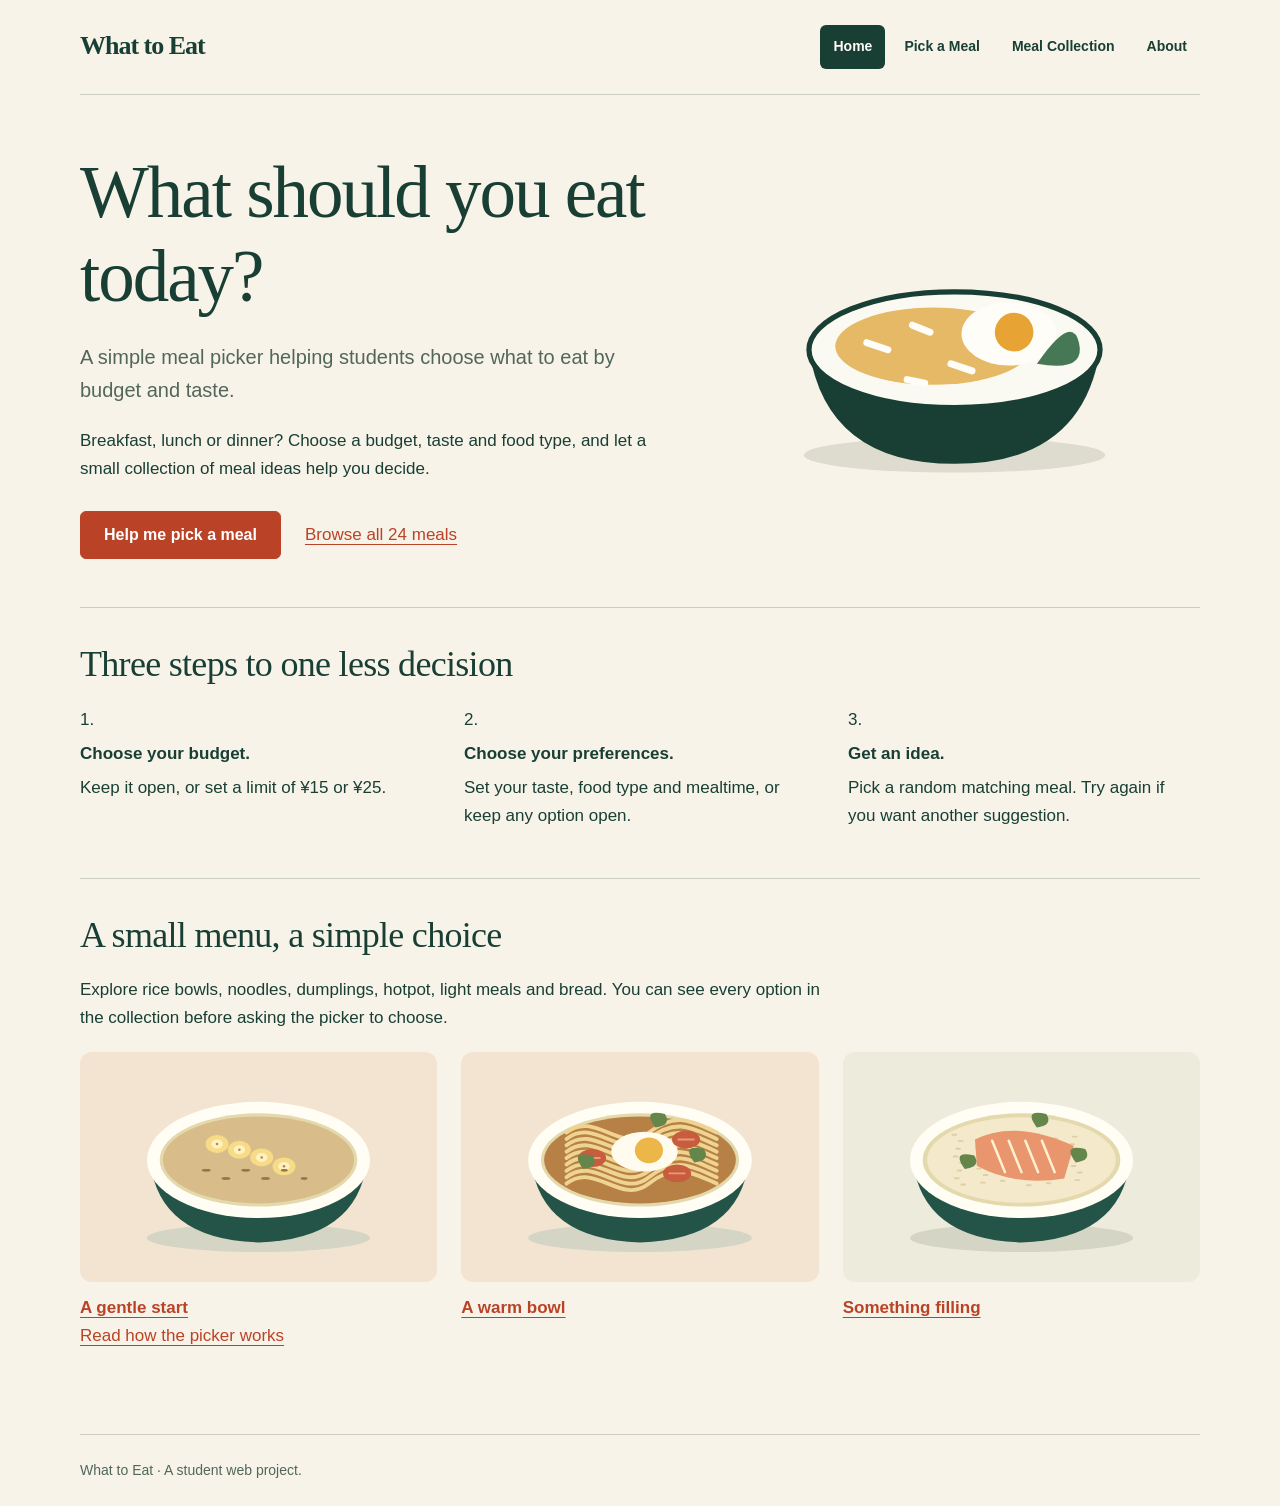
<file: index.html>
<!DOCTYPE html>
<html lang="en">
<head>
  <meta charset="UTF-8">
  <meta name="viewport" content="width=device-width, initial-scale=1.0">
  <meta name="description" content="A simple meal picker helping students choose what to eat by budget and taste.">
  <title>What to Eat | Meal ideas for students</title>
  <link rel="stylesheet" href="style.css">
  <link rel="icon" href="favicon-32.png" type="image/png" sizes="32x32">
  <link rel="apple-touch-icon" href="apple-touch-icon.png">
  <meta property="og:title" content="What to Eat">
  <meta property="og:description" content="A simple meal picker helping students choose what to eat by budget and taste.">
  <meta property="og:type" content="website">
  <meta name="twitter:card" content="summary_large_image">
  <meta property="og:url" content="https://fuiui.github.io/meal-picker/">
  <meta property="og:image" content="https://fuiui.github.io/meal-picker/images/og-image.jpg">
</head>
<body class="home">
  <a href="#main-content">Skip to main content</a>
  <header>
    <p><strong>What to Eat</strong></p>
    <nav aria-label="Main navigation"><ul>
      <li><a href="index.html" aria-current="page">Home</a></li>
      <li><a href="pick.html">Pick a Meal</a></li>
      <li><a href="meals.html">Meal Collection</a></li>
      <li><a href="about.html">About</a></li>
    </ul></nav>
  </header>
  <main id="main-content" tabindex="-1">
    <section class="hero" aria-labelledby="home-heading">
      <div>
        <h1 id="home-heading">What should you eat today?</h1>
        <p class="intro">A simple meal picker helping students choose what to eat by budget and taste.</p>
        <p>Breakfast, lunch or dinner? Choose a budget, taste and food type, and let a small collection of meal ideas help you decide.</p>
        <div class="actions"><a class="button" href="pick.html">Help me pick a meal</a><a href="meals.html">Browse all 24 meals</a></div>
      </div>
      <img src="images/rice.svg" width="560" height="360" alt="A simple illustration of a rice bowl with egg and vegetables.">
    </section>
    <section aria-labelledby="steps-heading">
      <h2 id="steps-heading">Three steps to one less decision</h2>
      <ol>
        <li><strong>Choose your budget.</strong> Keep it open, or set a limit of ¥15 or ¥25.</li>
        <li><strong>Choose your preferences.</strong> Set your taste, food type and mealtime, or keep any option open.</li>
        <li><strong>Get an idea.</strong> Pick a random matching meal. Try again if you want another suggestion.</li>
      </ol>
    </section>
    <section aria-labelledby="expect-heading">
      <h2 id="expect-heading">A small menu, a simple choice</h2>
      <p>Explore rice bowls, noodles, dumplings, hotpot, light meals and bread. You can see every option in the collection before asking the picker to choose.</p>
      <div class="meal-preview">
        <a href="meals.html"><img src="images/meals/oatmeal.svg" width="560" height="360" alt="Illustration of banana oatmeal.">A gentle start</a>
        <a href="meals.html"><img src="images/meals/tomato-noodles.svg" width="560" height="360" alt="Illustration of tomato egg noodles.">A warm bowl</a>
        <a href="meals.html"><img src="images/meals/salmon-rice.svg" width="560" height="360" alt="Illustration of salmon rice.">Something filling</a>
      </div>
      <p><a href="about.html">Read how the picker works</a></p>
    </section>
  </main>
  <footer><p>What to Eat · A student web project.</p></footer>
</body>
</html>
</file>
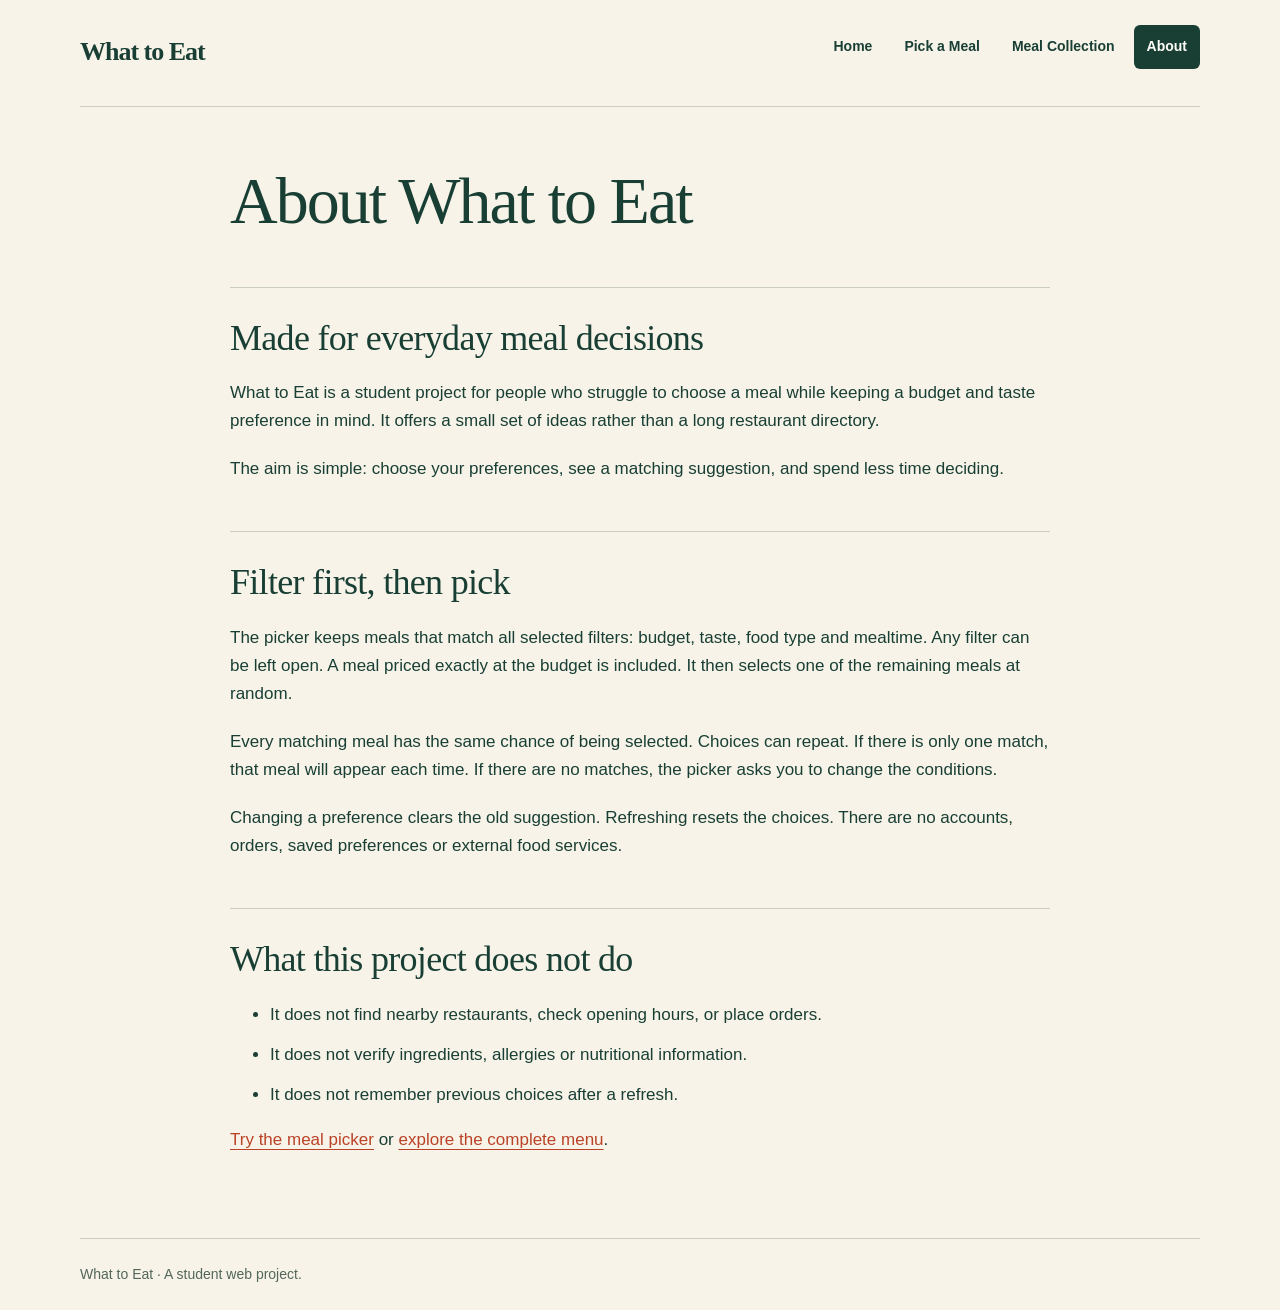
<file: about.html>
<!DOCTYPE html>
<html lang="en">
<head>
  <meta charset="UTF-8">
  <meta name="viewport" content="width=device-width, initial-scale=1.0">
  <meta name="description" content="Learn who What to Eat is for and how its meal suggestions are selected.">
  <title>About | What to Eat</title>
  <link rel="stylesheet" href="style.css">
  <link rel="icon" href="favicon-32.png" type="image/png" sizes="32x32">
  <link rel="apple-touch-icon" href="apple-touch-icon.png">
  <meta property="og:title" content="About | What to Eat">
  <meta property="og:description" content="Learn who What to Eat is for and how the meal picker works.">
  <meta property="og:type" content="website">
  <meta name="twitter:card" content="summary_large_image">
  <meta property="og:url" content="https://fuiui.github.io/meal-picker/about.html">
  <meta property="og:image" content="https://fuiui.github.io/meal-picker/images/og-image.jpg">
</head>
<body class="about">
  <a href="#main-content">Skip to main content</a>
  <header>
    <p><strong>What to Eat</strong></p>
    <nav aria-label="Main navigation"><ul>
      <li><a href="index.html">Home</a></li>
      <li><a href="pick.html">Pick a Meal</a></li>
      <li><a href="meals.html">Meal Collection</a></li>
      <li><a href="about.html" aria-current="page">About</a></li>
    </ul></nav>
  </header>
  <main id="main-content" tabindex="-1">
    <h1>About What to Eat</h1>
    <section aria-labelledby="audience-heading">
      <h2 id="audience-heading">Made for everyday meal decisions</h2>
      <p>What to Eat is a student project for people who struggle to choose a meal while keeping a budget and taste preference in mind. It offers a small set of ideas rather than a long restaurant directory.</p>
      <p>The aim is simple: choose your preferences, see a matching suggestion, and spend less time deciding.</p>
    </section>
    <section aria-labelledby="method-heading">
      <h2 id="method-heading">Filter first, then pick</h2>
      <p>The picker keeps meals that match all selected filters: budget, taste, food type and mealtime. Any filter can be left open. A meal priced exactly at the budget is included. It then selects one of the remaining meals at random.</p>
      <p>Every matching meal has the same chance of being selected. Choices can repeat. If there is only one match, that meal will appear each time. If there are no matches, the picker asks you to change the conditions.</p>
      <p>Changing a preference clears the old suggestion. Refreshing resets the choices. There are no accounts, orders, saved preferences or external food services.</p>
    </section>
    <section aria-labelledby="limits-heading">
      <h2 id="limits-heading">What this project does not do</h2>
      <ul>
        <li>It does not find nearby restaurants, check opening hours, or place orders.</li>
        <li>It does not verify ingredients, allergies or nutritional information.</li>
        <li>It does not remember previous choices after a refresh.</li>
      </ul>
      <p><a href="pick.html">Try the meal picker</a> or <a href="meals.html">explore the complete menu</a>.</p>
    </section>
  </main>
  <footer><p>What to Eat · A student web project.</p></footer>
</body>
</html>
</file>
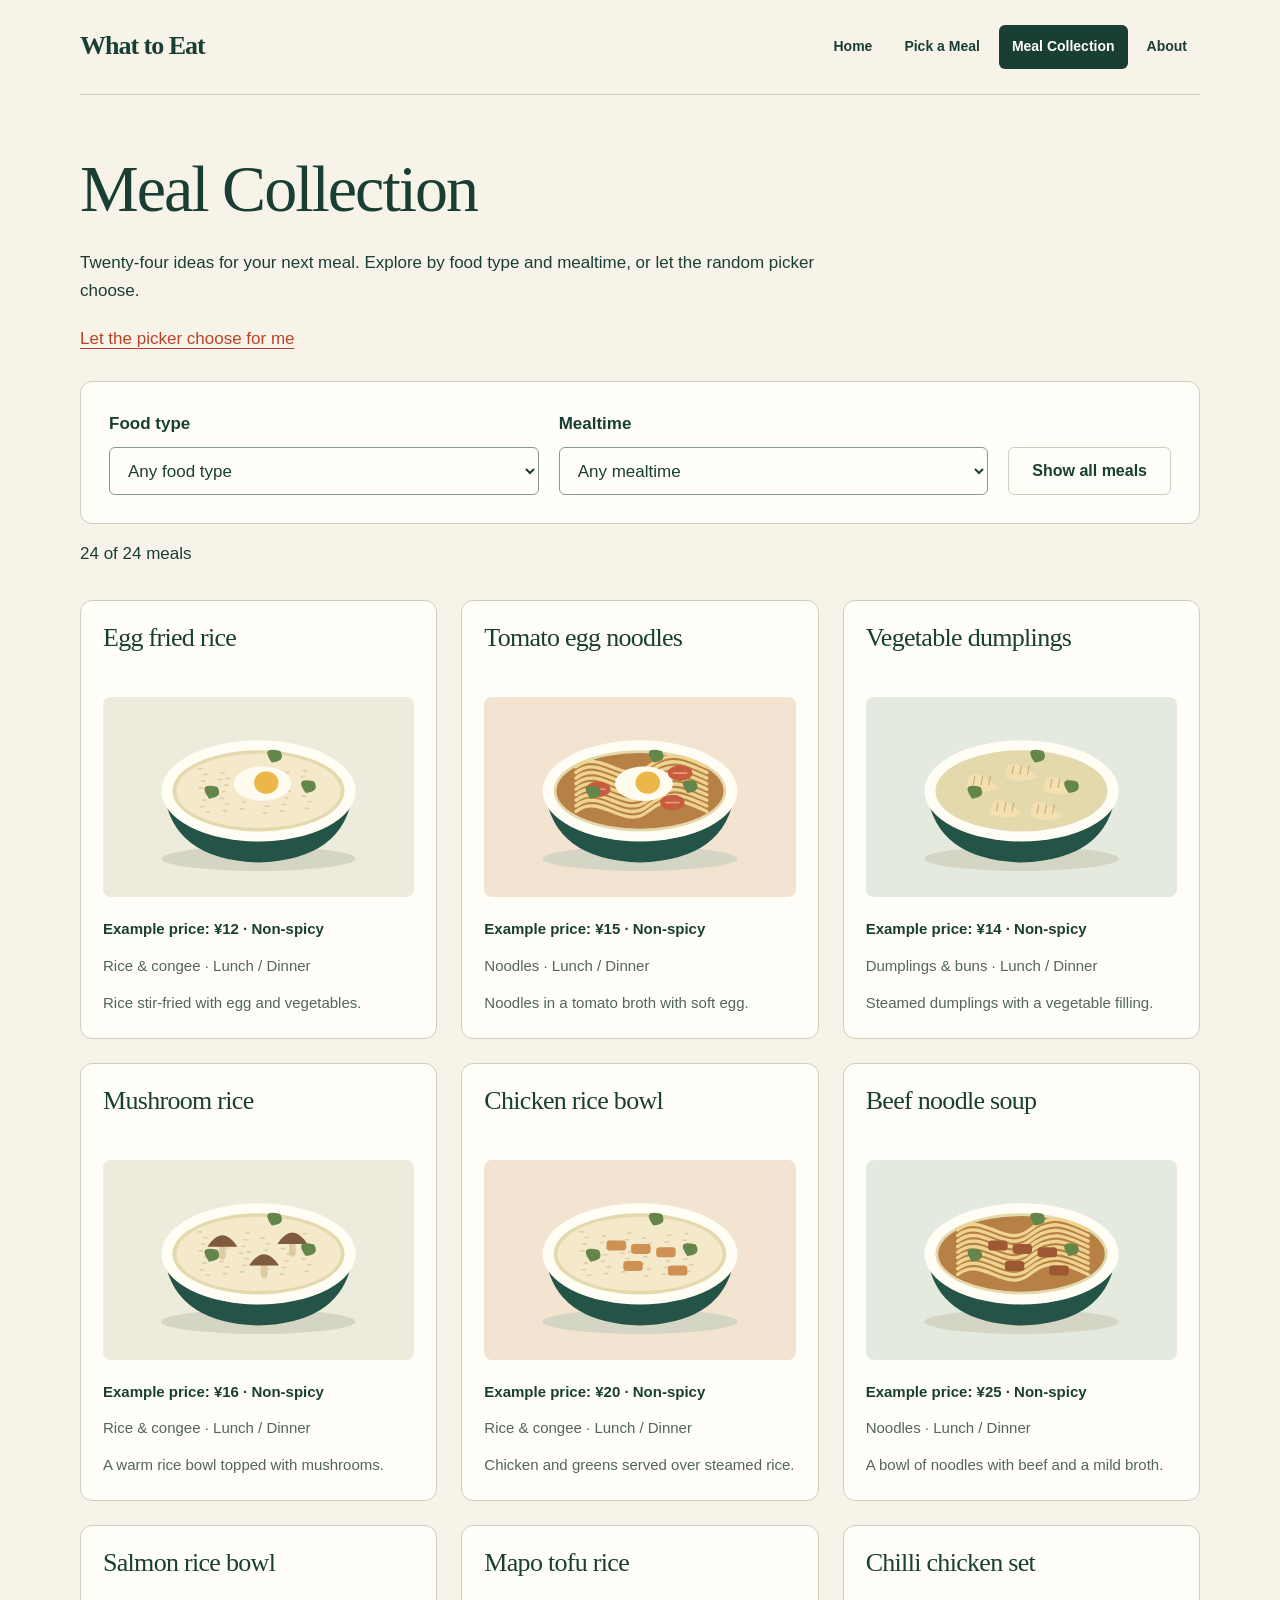
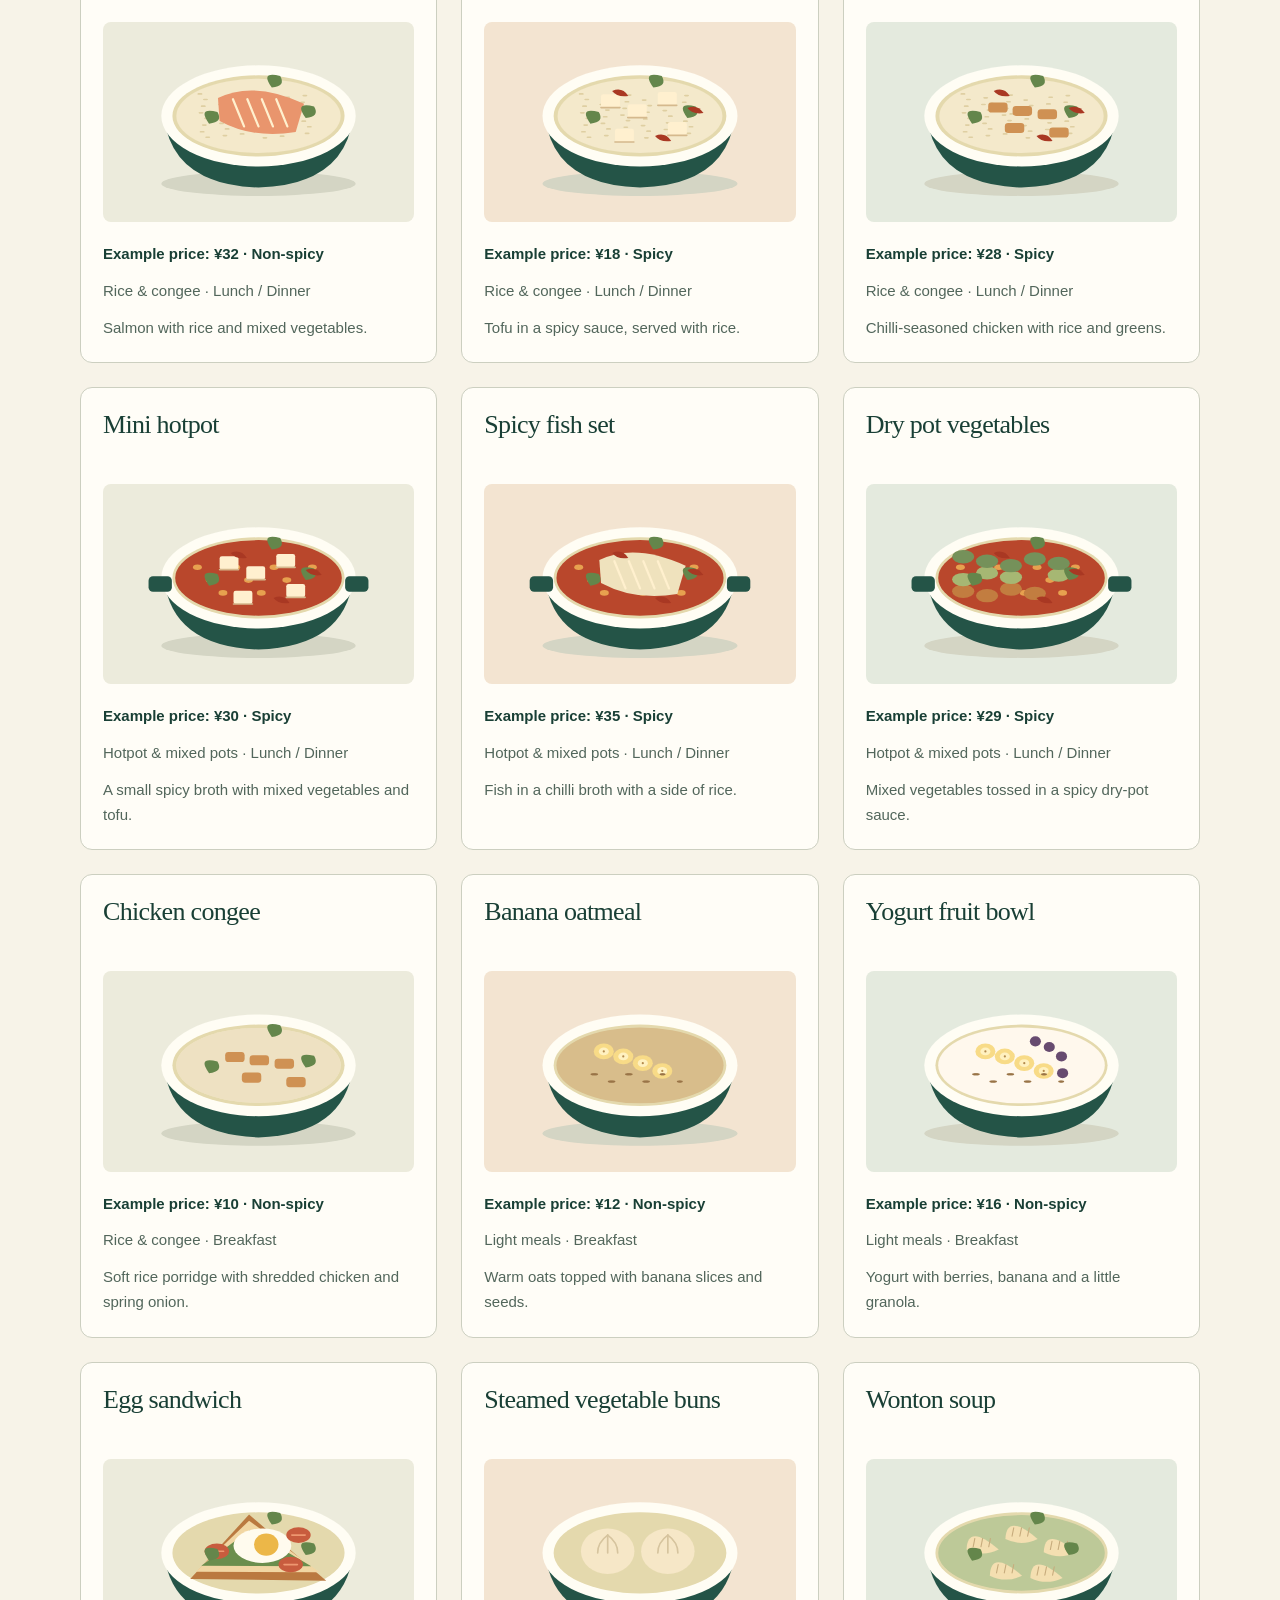
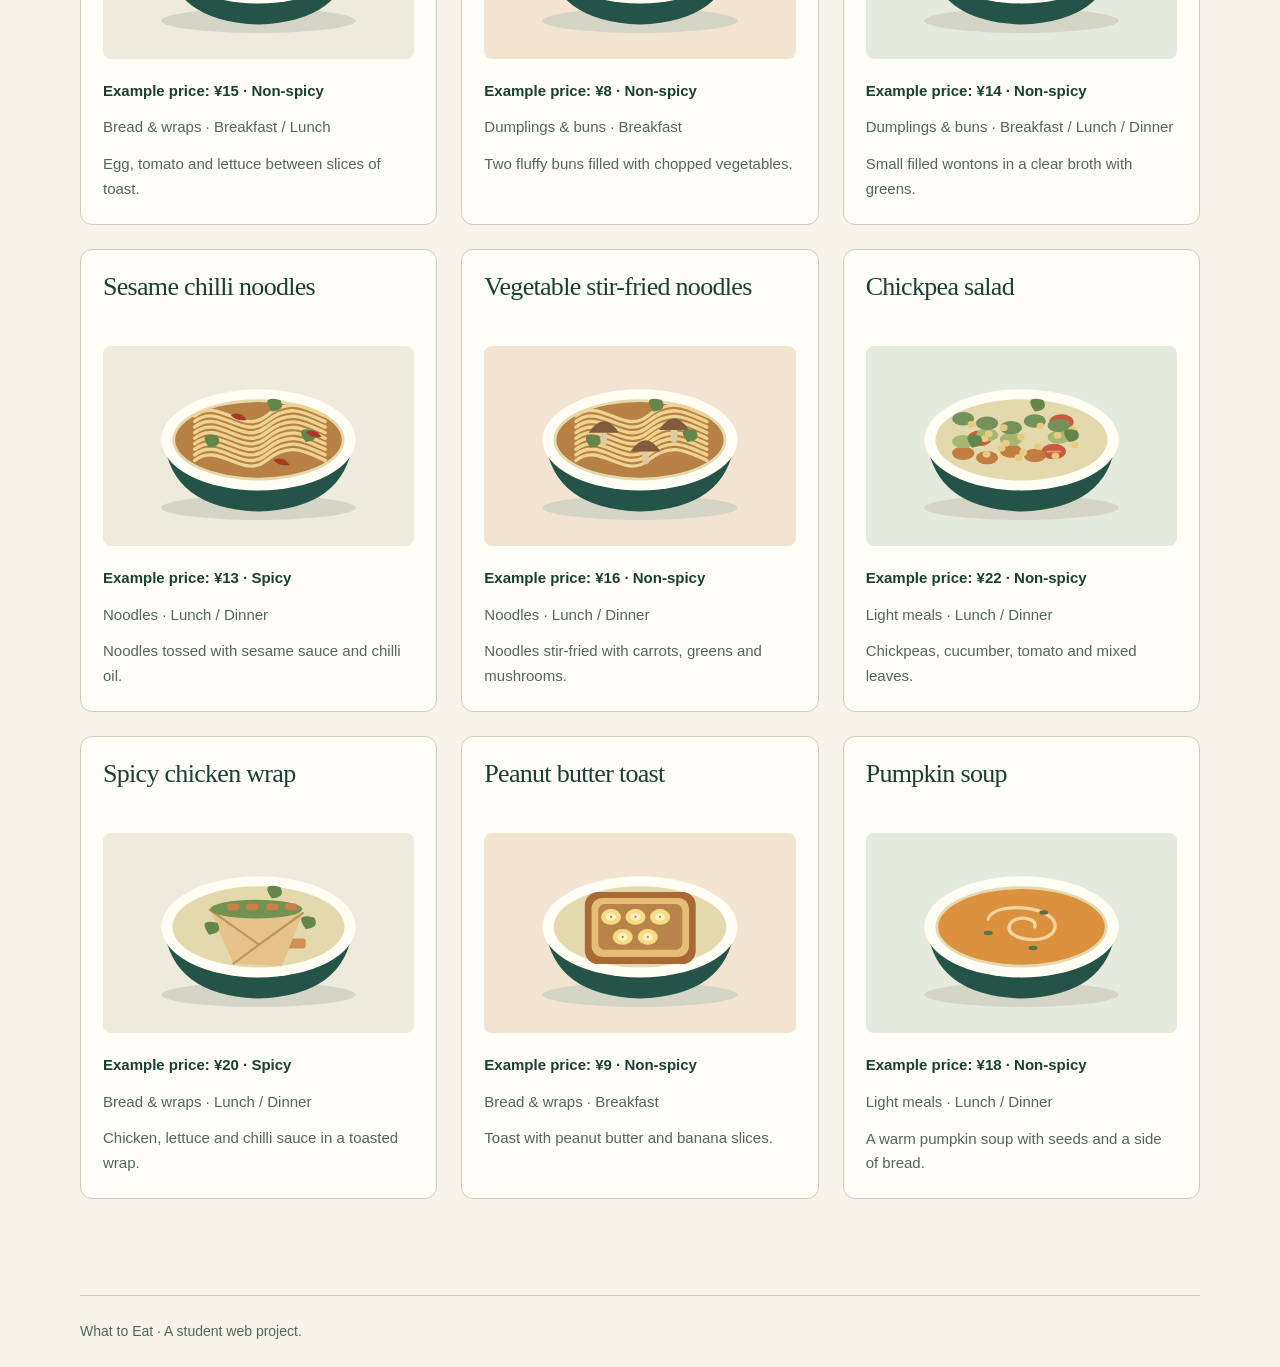
<file: meals.html>
<!DOCTYPE html>
<html lang="en">
<head>
  <meta charset="UTF-8">
  <meta name="viewport" content="width=device-width, initial-scale=1.0">
  <meta name="description" content="Browse twenty-four illustrated meals and filter by food type and mealtime.">
  <title>Meal Collection | What to Eat</title>
  <link rel="stylesheet" href="style.css">
  <link rel="icon" href="favicon-32.png" type="image/png" sizes="32x32">
  <link rel="apple-touch-icon" href="apple-touch-icon.png">
  <meta property="og:title" content="Meal Collection | What to Eat">
  <meta property="og:description" content="Browse twenty-four illustrated meals and filter by food type and mealtime.">
  <meta property="og:type" content="website">
  <meta name="twitter:card" content="summary_large_image">
  <meta property="og:url" content="https://fuiui.github.io/meal-picker/meals.html">
  <meta property="og:image" content="https://fuiui.github.io/meal-picker/images/og-image.jpg">
</head>
<body class="collection">
  <a href="#main-content">Skip to main content</a>
  <header>
    <p><strong>What to Eat</strong></p>
    <nav aria-label="Main navigation"><ul>
      <li><a href="index.html">Home</a></li>
      <li><a href="pick.html">Pick a Meal</a></li>
      <li><a href="meals.html" aria-current="page">Meal Collection</a></li>
      <li><a href="about.html">About</a></li>
    </ul></nav>
  </header>
  <main id="main-content" tabindex="-1">
    <h1>Meal Collection</h1>
    <p>Twenty-four ideas for your next meal. Explore by food type and mealtime, or let the random picker choose.</p>
    <p><a href="pick.html">Let the picker choose for me</a></p>
    <!-- 数据只保存在 meals.js，这里由脚本生成卡片，避免手写两份菜单。 -->
    <form id="browse-form" class="browse-filters">
      <p><label for="browse-category">Food type</label><select id="browse-category"><option value="any">Any food type</option><option value="rice">Rice &amp; congee</option><option value="noodles">Noodles</option><option value="dumplings">Dumplings &amp; buns</option><option value="hotpot">Hotpot &amp; mixed pots</option><option value="light">Light meals</option><option value="bakery">Bread &amp; wraps</option></select></p>
      <p><label for="browse-occasion">Mealtime</label><select id="browse-occasion"><option value="any">Any mealtime</option><option value="breakfast">Breakfast</option><option value="lunch">Lunch</option><option value="dinner">Dinner</option></select></p>
      <button id="reset-browse" class="secondary" type="button">Show all meals</button>
    </form>
    <p id="collection-count" role="status"></p>
    <div id="meal-list"></div>
    <noscript><p>Enable JavaScript to display the meal collection. You can still read the <a href="about.html">project information</a> and use the navigation.</p></noscript>
  </main>
  <footer><p>What to Eat · A student web project.</p></footer>
  <script src="meals.js"></script>
  <script src="meal-card.js"></script>
  <script src="collection.js"></script>
</body>
</html>
</file>
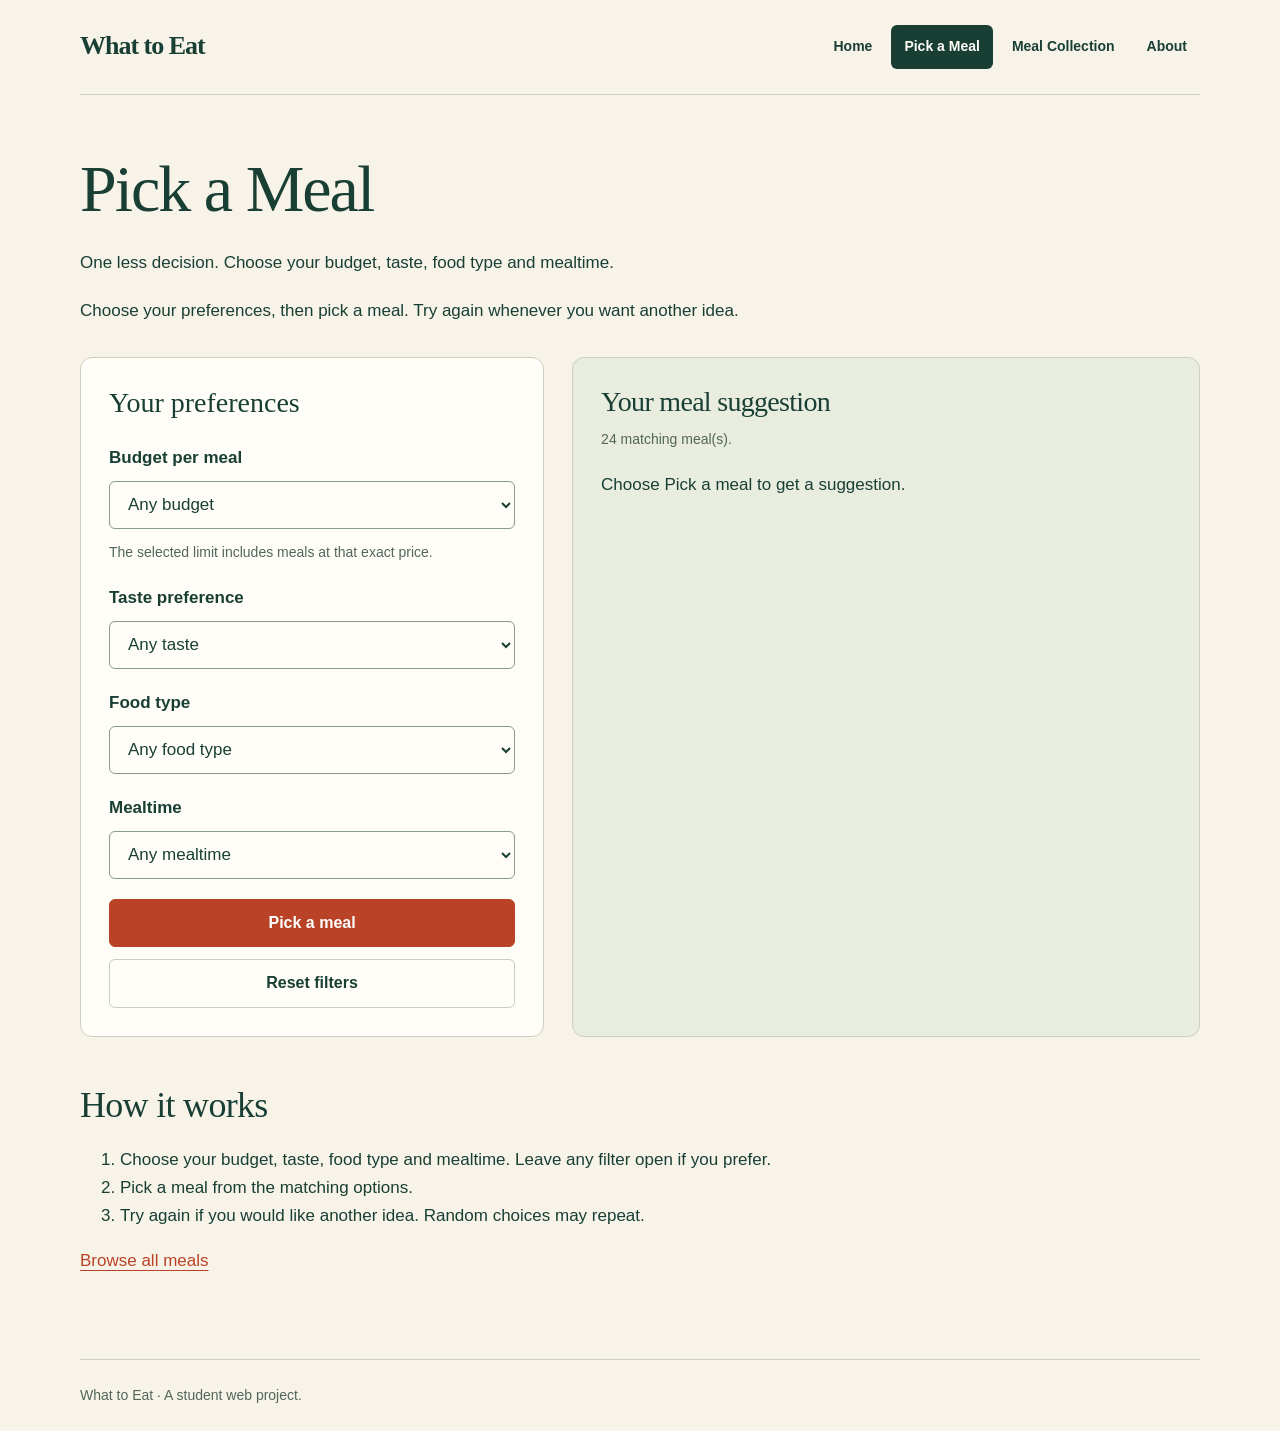
<file: pick.html>
<!DOCTYPE html>
<html lang="en">
<head>
  <!-- UTF-8 支持中文和货币符号；viewport 让手机使用实际屏幕宽度。 -->
  <meta charset="UTF-8">
  <meta name="viewport" content="width=device-width, initial-scale=1.0">
  <meta name="description" content="Filter twenty-four illustrated meals by budget, taste, food type and mealtime, then get a random suggestion.">
  <title>Pick a Meal | What to Eat</title>
  <link rel="stylesheet" href="style.css">
  <link rel="icon" href="favicon-32.png" type="image/png" sizes="32x32">
  <link rel="apple-touch-icon" href="apple-touch-icon.png">
  <meta property="og:title" content="Pick a Meal | What to Eat">
  <meta property="og:description" content="Filter twenty-four illustrated meals by budget, taste, food type and mealtime, then get a random suggestion.">
  <meta property="og:type" content="website">
  <meta name="twitter:card" content="summary_large_image">
  <meta property="og:url" content="https://fuiui.github.io/meal-picker/pick.html">
  <meta property="og:image" content="https://fuiui.github.io/meal-picker/images/og-image.jpg">
</head>
<body class="picker">
  <a href="#main-content">Skip to main content</a>

  <header>
    <p><strong>What to Eat</strong></p>
    <!-- 四个真实页面使用相对链接，移动整个文件夹后也能访问。 -->
    <nav aria-label="Main navigation">
      <ul>
        <li><a href="index.html">Home</a></li>
        <li><a href="pick.html" aria-current="page">Pick a Meal</a></li>
        <li><a href="meals.html">Meal Collection</a></li>
        <li><a href="about.html">About</a></li>
      </ul>
    </nav>
  </header>

  <main id="main-content" tabindex="-1">
    <h1>Pick a Meal</h1>
    <p>One less decision. Choose your budget, taste, food type and mealtime.</p>
    <p>Choose your preferences, then pick a meal. Try again whenever you want another idea.</p>
    <noscript><p>This meal picker needs JavaScript. Enable JavaScript to use the recommendation button.</p></noscript>

    <div class="picker-layout">
    <!-- form 收集选择；label 的 for 对应控件 id，点击标签也能聚焦。 -->
    <form id="meal-form">
      <fieldset>
        <legend>Your preferences</legend>
        <p>
          <label for="budget">Budget per meal</label><br>
          <select id="budget" name="budget" aria-describedby="budget-help">
            <option value="any" selected>Any budget</option>
            <option value="15">Up to ¥15</option>
            <option value="25">Up to ¥25</option>
          </select>
        </p>
        <p id="budget-help">The selected limit includes meals at that exact price.</p>
        <p>
          <label for="taste">Taste preference</label><br>
          <select id="taste" name="taste">
            <option value="any" selected>Any taste</option>
            <option value="non-spicy">Non-spicy</option>
            <option value="spicy">Spicy</option>
          </select>
        </p>
        <p><label for="category">Food type</label><select id="category" name="category"><option value="any">Any food type</option><option value="rice">Rice &amp; congee</option><option value="noodles">Noodles</option><option value="dumplings">Dumplings &amp; buns</option><option value="hotpot">Hotpot &amp; mixed pots</option><option value="light">Light meals</option><option value="bakery">Bread &amp; wraps</option></select></p>
        <p><label for="occasion">Mealtime</label><select id="occasion" name="occasion"><option value="any">Any mealtime</option><option value="breakfast">Breakfast</option><option value="lunch">Lunch</option><option value="dinner">Dinner</option></select></p>
        <!-- 脚本初始化成功后才启用，避免 JavaScript 不可用时误提交。 -->
        <button id="pick-button" type="submit" disabled>Pick a meal</button>
        <button id="reset-filters" class="secondary" type="button">Reset filters</button>
      </fieldset>
    </form>

    <section class="result-panel" aria-labelledby="result-heading">
      <h2 id="result-heading">Your meal suggestion</h2>
      <p id="candidate-count" role="status"></p>
      <!-- JavaScript 更新结果；aria-live 让辅助阅读工具获知变化。 -->
      <div id="meal-result" aria-live="polite" aria-atomic="true">
        <p>No meal selected. Enable JavaScript if the recommendation button remains unavailable.</p>
      </div>
    </section>

    </div>

    <section aria-labelledby="how-heading">
      <h2 id="how-heading">How it works</h2>
      <ol>
        <li>Choose your budget, taste, food type and mealtime. Leave any filter open if you prefer.</li>
        <li>Pick a meal from the matching options.</li>
        <li>Try again if you would like another idea. Random choices may repeat.</li>
      </ol>
      <p><a href="meals.html">Browse all meals</a></p>
    </section>
  </main>

  <footer>
    <p>What to Eat · A student web project.</p>
  </footer>
  <!-- 顺序很重要：先准备数据，再运行读取数据的推荐逻辑。 -->
  <script src="meals.js"></script>
  <script src="meal-card.js"></script>
  <script src="pick.js"></script>
</body>
</html>
</file>
<file: style.css>
/* 全站共用的视觉变量：只改这里，就能统一调整配色。 */
:root {
  --paper: #f7f3e8;
  --surface: #fffdf7;
  --ink: #193f35;
  --muted: #52665b;
  --accent: #ba4327;
  --line: #cccfc0;
}
* { box-sizing: border-box; }
body { margin: 0; background: var(--paper); color: var(--ink); font: 17px/1.65 'Segoe UI', Arial, sans-serif; }
img { display: block; max-width: 100%; height: auto; }
a { color: var(--accent); text-underline-offset: 4px; }
a:hover { text-decoration-thickness: 2px; }
:focus-visible { outline: 3px solid var(--accent); outline-offset: 5px; }
body > a:first-child { position: absolute; top: -100px; left: 20px; z-index: 10; padding: 12px 20px; background: var(--surface); }
body > a:first-child:focus { top: 12px; }
body > header, main, body > footer { width: min(1120px, calc(100% - 64px)); margin-inline: auto; }
body > header { display: flex; align-items: center; justify-content: space-between; gap: 28px; padding-block: 25px; border-bottom: 1px solid var(--line); }
header > p { margin: 0; }
header strong { font: 700 26px/1.2 Georgia, serif; letter-spacing: -1px; }
nav ul { display: flex; flex-wrap: wrap; gap: 6px; padding: 0; margin: 0; list-style: none; }
nav a { display: inline-flex; align-items: center; min-height: 44px; padding: 8px 13px; color: var(--ink); font-size: 14px; font-weight: 600; text-decoration: none; border-radius: 6px; }
nav a:hover { background: #e9ebdf; }
nav a[aria-current='page'] { background: var(--ink); color: var(--surface); }
main { padding-block: 56px 64px; }
h1, h2, h3 { font-family: Georgia, 'Times New Roman', serif; font-weight: 400; line-height: 1.15; }
h1 { font-size: clamp(38px, 5.2vw, 66px); letter-spacing: -2px; margin: 0 0 22px; max-width: 850px; }
h2 { font-size: clamp(27px, 3vw, 36px); margin: 0 0 20px; letter-spacing: -.7px; }
h3 { font-size: 26px; margin: 0 0 12px; }
p { margin: 0 0 20px; }
main > p { max-width: 740px; }
main > section { margin-top: 48px; }
body > footer { border-top: 1px solid var(--line); padding-block: 24px; color: var(--muted); font-size: 14px; }
body > footer p { margin: 0; }
.button, button { display: inline-flex; align-items: center; justify-content: center; min-height: 48px; padding: 12px 23px; border: 1px solid var(--accent); border-radius: 6px; background: var(--accent); color: white; font: 600 16px/1.4 'Segoe UI', Arial, sans-serif; text-decoration: none; cursor: pointer; }
.button:hover, button:hover { background: #96351e; border-color: #96351e; }
button:disabled { opacity: .55; cursor: not-allowed; }
.actions { display: flex; align-items: center; flex-wrap: wrap; gap: 16px 24px; margin-top: 28px; }
.hero { display: grid; grid-template-columns: 1.2fr 1fr; align-items: center; gap: 40px; margin-top: 0; }
.hero h1 { max-width: 620px; font-size: clamp(44px, 5.7vw, 76px); }
.hero > img { width: 100%; }
.hero .intro { color: var(--muted); font-size: 20px; }
.home main > section:not(.hero) { border-top: 1px solid var(--line); padding-top: 36px; }
#steps-heading + ol { display: grid; grid-template-columns: repeat(3, 1fr); gap: 32px; padding: 0; list-style-position: inside; }
#steps-heading + ol li { padding-right: 18px; }
#steps-heading + ol strong { display: block; margin-block: 6px; }
.home #expect-heading ~ p { max-width: 760px; }
/* 推荐页用 Grid 分成选择区和结果区，原有 JS 元素 id 保持不变。 */
.picker-layout { display: grid; grid-template-columns: .85fr 1.15fr; gap: 28px; align-items: stretch; margin-top: 32px; }
form { min-width: 0; background: var(--surface); border: 1px solid var(--line); border-radius: 12px; padding: 28px; }
fieldset { border: 0; padding: 0; margin: 0; min-width: 0; }
legend { font: 28px/1.2 Georgia, serif; padding: 0 0 24px; }
label { display: inline-block; margin-bottom: 9px; font-weight: 600; }
select { display: block; width: 100%; min-height: 48px; padding: 10px 14px; border: 1px solid #899b8b; border-radius: 6px; color: var(--ink); background: var(--surface); font: inherit; }
#budget-help { color: var(--muted); font-size: 14px; margin-top: -8px; }
form button { width: 100%; }
.secondary { background: transparent; color: var(--ink); border-color: var(--line); margin-top: 12px; }
.secondary:hover { background: #e9ebdf; border-color: var(--ink); }
.browse-filters { display: grid; grid-template-columns: 1fr 1fr auto; align-items: end; gap: 20px; margin-block: 28px 16px; }
.browse-filters p { margin: 0; }
.browse-filters button { margin: 0; }
.meal-tags { color: var(--muted); font-size: 14px; }
.meal-preview { display: grid; grid-template-columns: repeat(3, minmax(0, 1fr)); gap: 24px; }
.meal-preview a { font-weight: 600; }
.meal-preview img { width: 100%; border-radius: 12px; margin-bottom: 12px; }
.result-panel { min-width: 0; border: 1px solid var(--line); background: #e9eddf; padding: 28px; border-radius: 12px; }
.result-panel h2 { font-size: 28px; margin-bottom: 10px; }
#candidate-count { font-size: 14px; color: var(--muted); }
#meal-result { min-height: 260px; }
#meal-result > article img { width: min(100%, 340px); margin-block: 14px; border-radius: 8px; }
#meal-result article p { margin-bottom: 12px; }
.picker main > section { max-width: 800px; }
/* 自适应卡片：大屏三列，中屏两列，手机一列。 */
#meal-list { display: grid; grid-template-columns: repeat(3, minmax(0, 1fr)); gap: 24px; margin-block: 32px; }
#meal-list article { min-width: 0; background: var(--surface); border: 1px solid var(--line); border-radius: 12px; padding: 22px; }
#meal-list article h2 { font-size: 26px; min-height: 60px; margin-bottom: 14px; }
#meal-list article img { width: 100%; border-radius: 8px; margin-bottom: 20px; }
#meal-list article p { font-size: 15px; margin-bottom: 12px; }
#meal-list article p:first-of-type { font-weight: 600; }
#meal-list article p:last-child { color: var(--muted); margin-bottom: 0; }
.about main { max-width: 820px; }
.about section { border-top: 1px solid var(--line); padding-top: 30px; }
.about li { margin-bottom: 12px; }
@media (max-width: 900px) {
  body > header { flex-direction: column; align-items: flex-start; gap: 16px; }
  .hero { gap: 20px; }
  #meal-list { grid-template-columns: repeat(2, minmax(0, 1fr)); }
}
@media (max-width: 600px) {
  body > header, main, body > footer { width: calc(100% - 32px); }
  body > header { padding-block: 20px; }
  nav { width: 100%; }
  nav ul { display: grid; grid-template-columns: repeat(2, minmax(0, 1fr)); gap: 6px; }
  nav a { width: 100%; justify-content: center; padding-inline: 8px; }
  main { padding-block: 36px 44px; }
  .hero, .picker-layout, #meal-list, #steps-heading + ol { grid-template-columns: 1fr; }
  .browse-filters, .meal-preview { grid-template-columns: 1fr; }
  .hero { gap: 24px; }
  .hero > img { max-width: 420px; justify-self: center; }
  .hero h1 { letter-spacing: -1.5px; }
  #steps-heading + ol { gap: 20px; }
  .actions { align-items: stretch; flex-direction: column; }
  .actions > a { text-align: center; }
  form, .result-panel { padding: 22px; }
  #meal-result { min-height: 160px; }
  #meal-list article h2 { min-height: 0; }
}
/* 不添加闪动或持续动画；系统减少动态效果偏好也无需额外适应。 */
@media print {
  body { background: white; color: black; }
  body > header, main, body > footer { width: 100%; }
  nav, body > a:first-child { display: none; }
  article { break-inside: avoid; }
}
</file>
